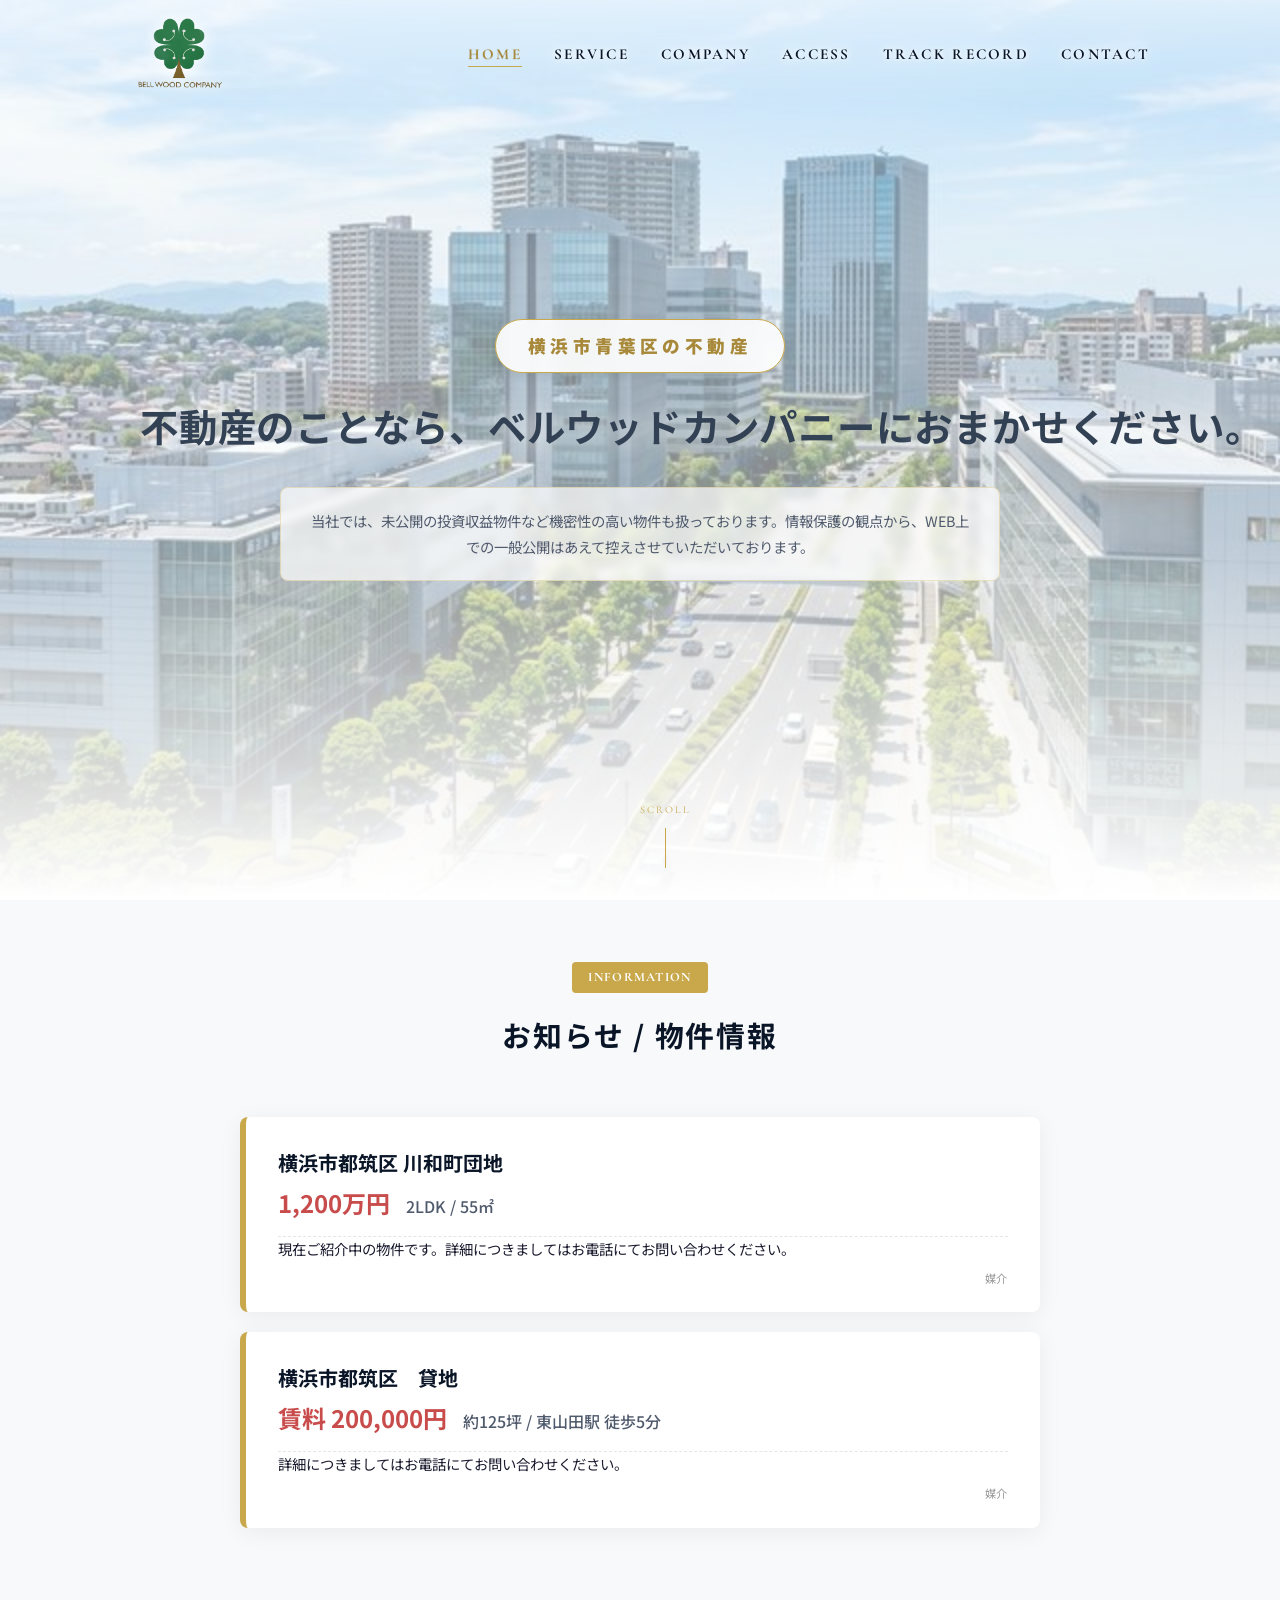
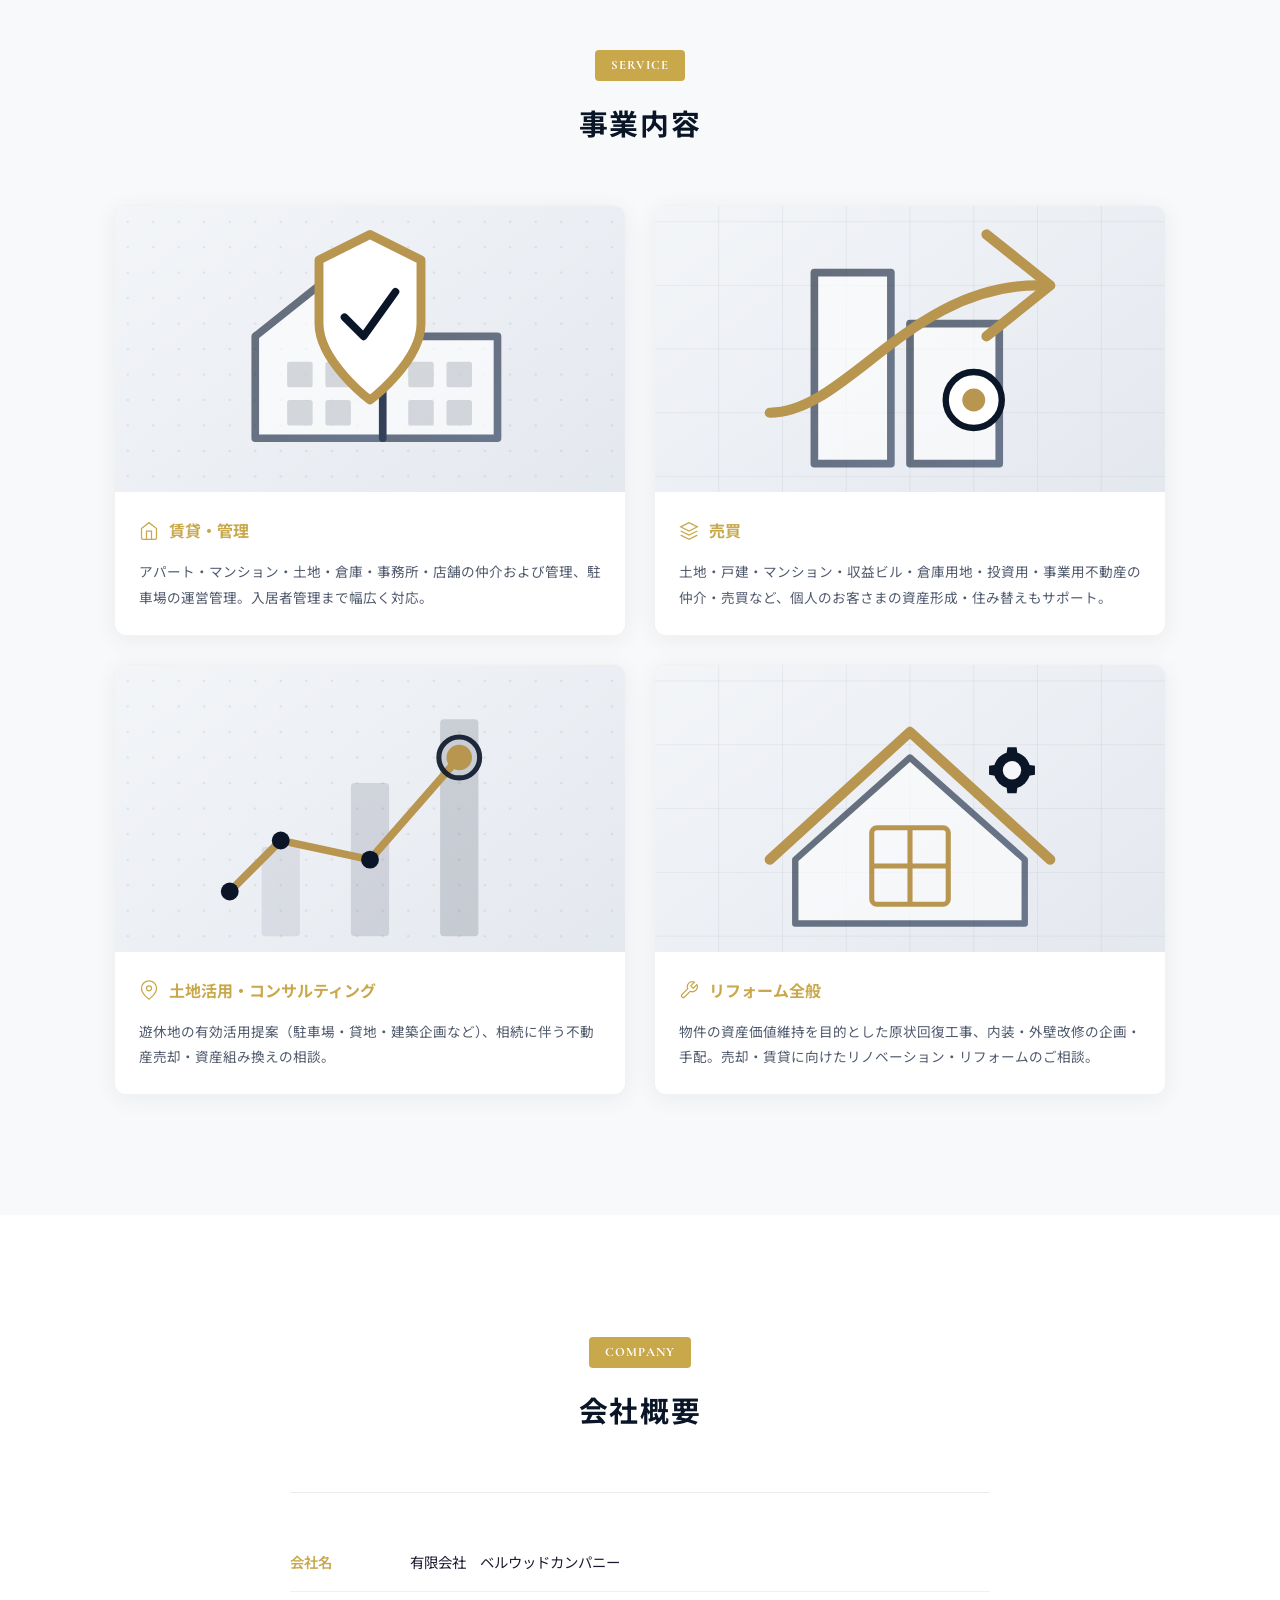
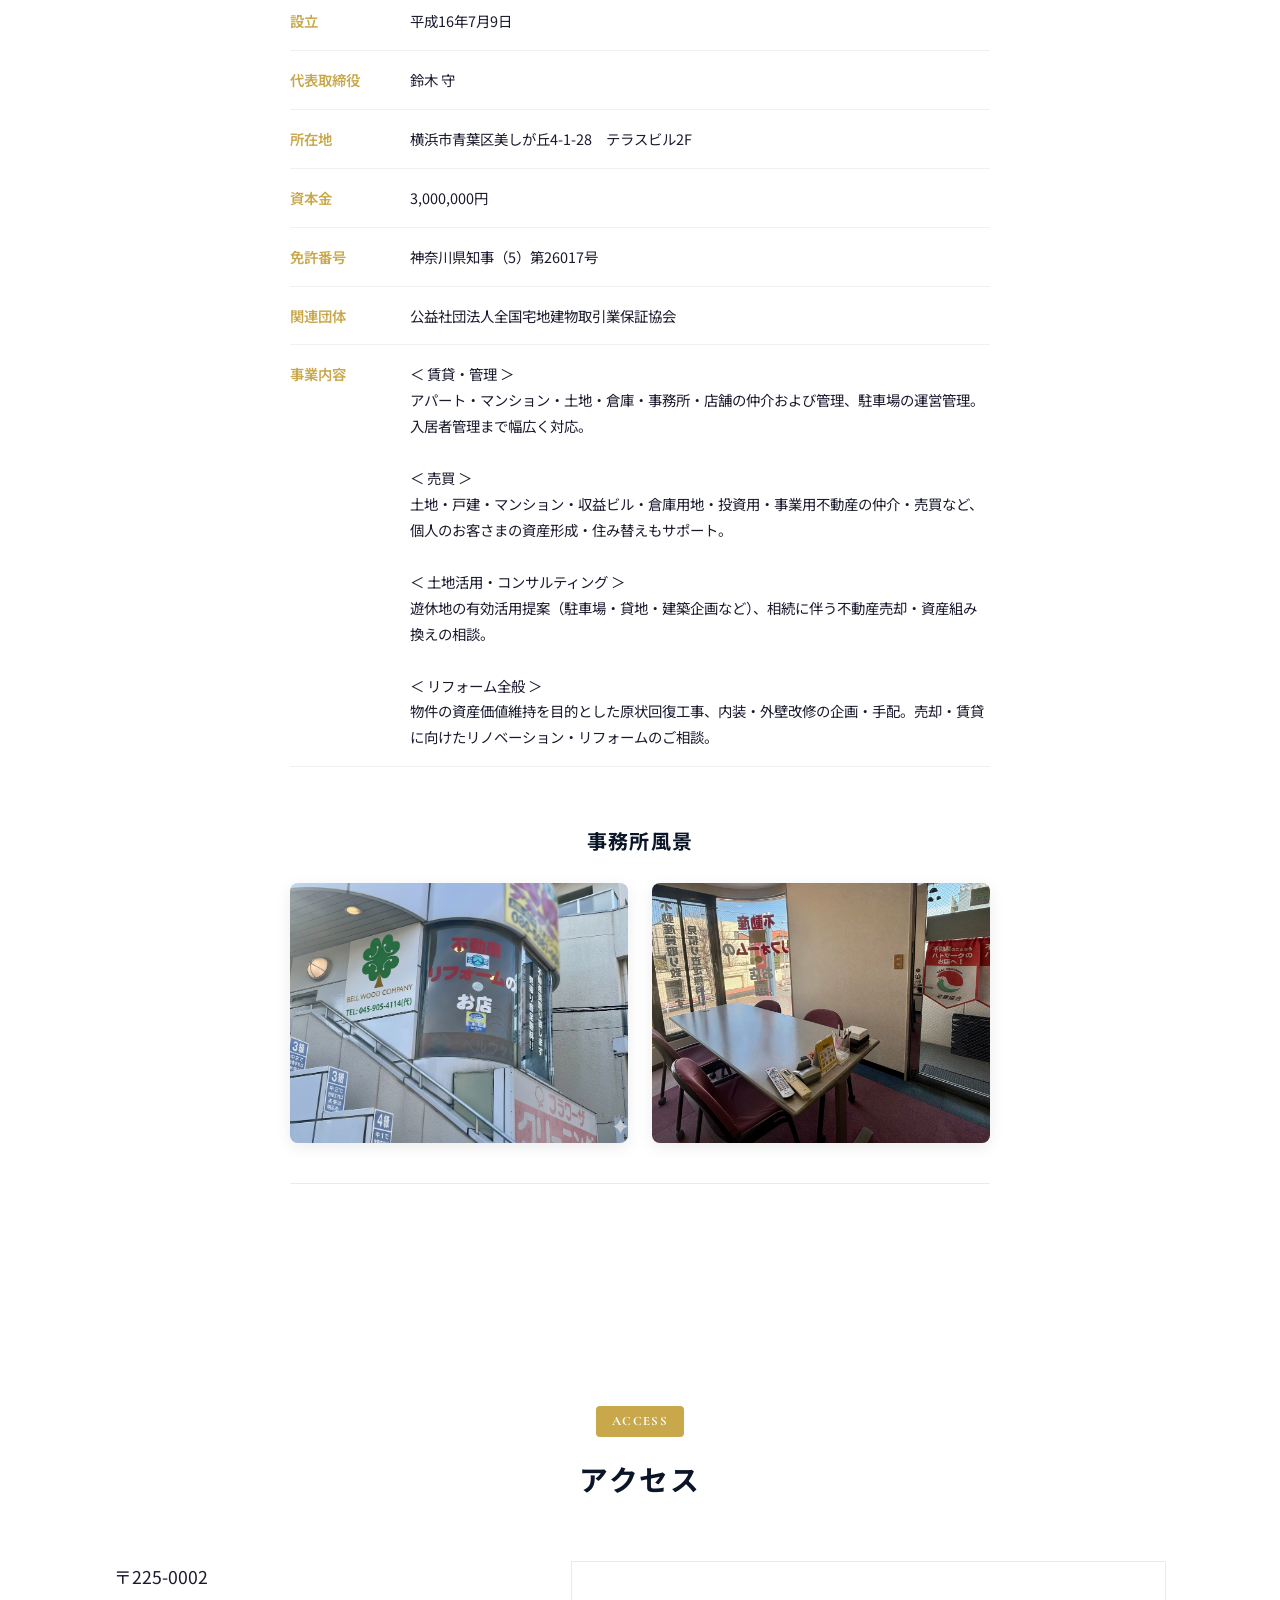
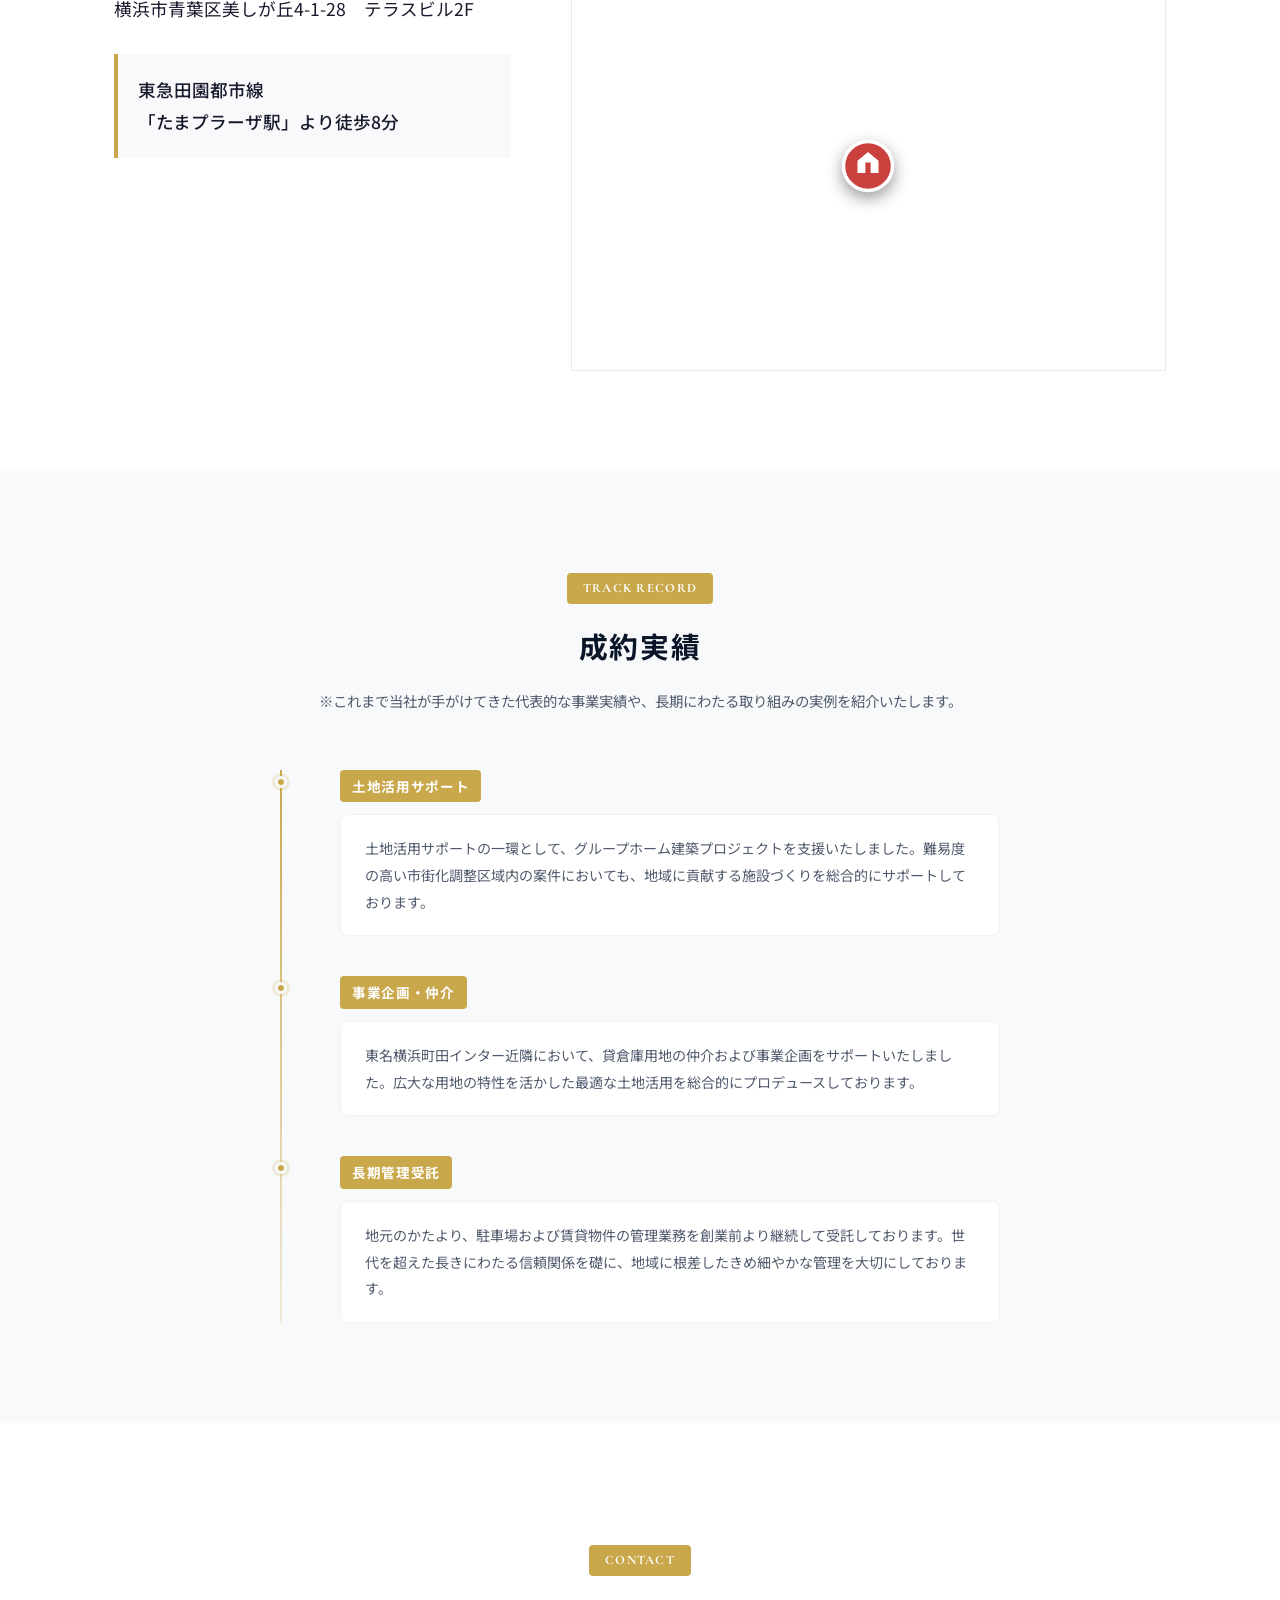
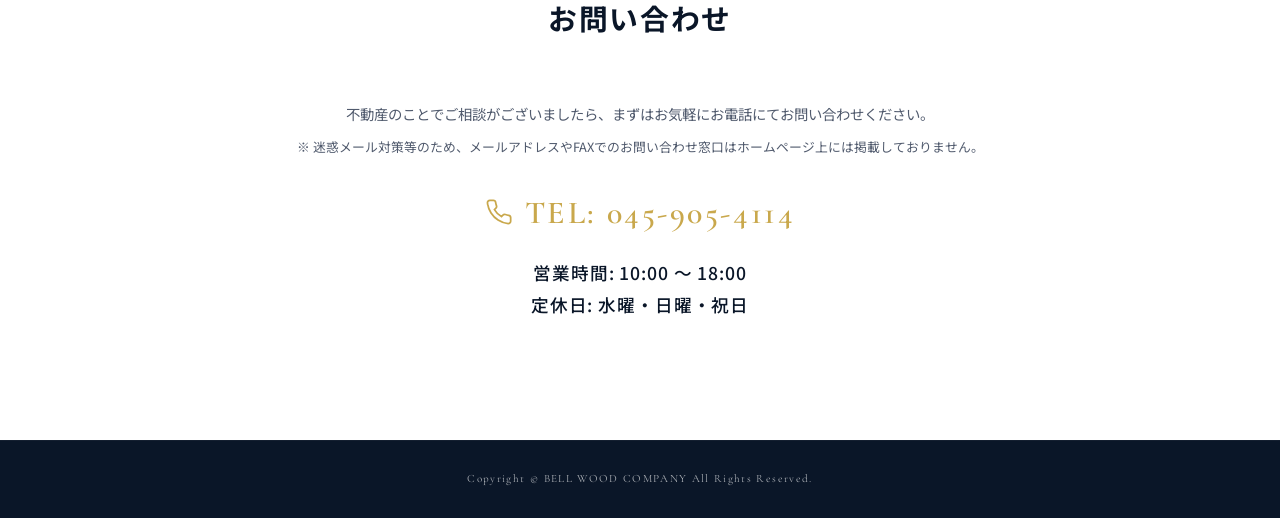
<file: index.html>
<!DOCTYPE html>
<html lang="ja">
<head>
  <meta charset="UTF-8">
  <meta name="viewport" content="width=device-width, initial-scale=1.0">
  <title>有限会社ベルウッドカンパニー ｜ 横浜市青葉区の不動産（投資収益物件・賃貸仲介・管理）</title>
  <meta name="description" content="横浜市青葉区を拠点に、未公開の投資収益物件や賃貸管理、リフォームまで幅広く対応。地域に根ざした信頼の不動産パートナー、ベルウッドカンパニーにお任せください。">
  <meta name="keywords" content="不動産,横浜市青葉区,投資収益物件,賃貸管理,リフォーム,土地活用,たまプラーザ,ベルウッドカンパニー,売買,コンサルティング">
  <link rel="canonical" href="https://b-w-c.jp/">

  <!-- OGP / SNS Settings -->
  <meta property="og:title" content="有限会社ベルウッドカンパニー ｜ 横浜市青葉区の不動産（投資収益物件・賃貸仲介・管理）">
  <meta property="og:description" content="横浜市青葉区を拠点に、未公開の投資収益物件や賃貸管理、リフォームまで幅広く対応。不動産のことならベルウッドカンパニーへ。">
  <meta property="og:type" content="website">
  <meta property="og:url" content="https://b-w-c.jp/">
  <meta property="og:site_name" content="有限会社ベルウッドカンパニー">
  <meta property="og:locale" content="ja_JP">
  <meta property="og:image" content="https://b-w-c.jp/images/logo_small.png">
  <meta property="og:image:width" content="658">
  <meta property="og:image:height" content="480">
  <meta name="twitter:card" content="summary_large_image">
  <meta name="twitter:title" content="有限会社ベルウッドカンパニー ｜ 横浜市青葉区の不動産">
  <meta name="twitter:description" content="横浜市青葉区を拠点に、未公開の投資収益物件や賃貸管理、リフォームまで幅広く対応。">
  <meta name="twitter:image" content="https://b-w-c.jp/images/logo_small.png">

  <!-- Favicon -->
  <link rel="icon" href="images/logo_small.png" type="image/png">
  <link rel="apple-touch-icon" href="images/logo_small.png">

  <meta name="theme-color" content="#0a1628">

  <!-- Google Fonts -->
  <link rel="preconnect" href="https://fonts.googleapis.com">
  <link rel="preconnect" href="https://fonts.gstatic.com" crossorigin>
  <link href="https://fonts.googleapis.com/css2?family=Cormorant+Garamond:wght@400;500;600;700&family=Noto+Sans+JP:wght@300;400;500;700&display=swap" rel="stylesheet">

  <link rel="preload" as="image" href="images/hero_background.png">
  <link rel="stylesheet" href="style.css?v=1.4">

  <!-- 構造化データ（JSON-LD）— 会社情報 -->
  <script type="application/ld+json">
  {
    "@context": "https://schema.org",
    "@type": "RealEstateAgent",
    "name": "有限会社ベルウッドカンパニー",
    "alternateName": "BELL WOOD COMPANY",
    "url": "https://b-w-c.jp/",
    "logo": "https://b-w-c.jp/images/logo_small.png",
    "image": "https://b-w-c.jp/bellwoodgaikan.jpg",
    "description": "横浜市青葉区を拠点に、未公開の投資収益物件や賃貸管理、リフォームまで幅広く対応する不動産会社です。",
    "telephone": "045-905-4114",
    "address": {
      "@type": "PostalAddress",
      "streetAddress": "美しが丘4-1-28 テラスビル2F",
      "addressLocality": "横浜市青葉区",
      "addressRegion": "神奈川県",
      "postalCode": "225-0002",
      "addressCountry": "JP"
    },
    "geo": {
      "@type": "GeoCoordinates",
      "latitude": 35.5753,
      "longitude": 139.5581
    },
    "openingHoursSpecification": [
      {
        "@type": "OpeningHoursSpecification",
        "dayOfWeek": ["Monday", "Tuesday", "Thursday", "Friday", "Saturday"],
        "opens": "10:00",
        "closes": "18:00"
      }
    ],
    "foundingDate": "2004-07-09",
    "founder": {
      "@type": "Person",
      "name": "鈴木 守"
    },
    "areaServed": {
      "@type": "City",
      "name": "横浜市"
    },
    "priceRange": "お問い合わせください",
    "sameAs": []
  }
  </script>

  <!-- 構造化データ（JSON-LD）— ウェブサイト検索 -->
  <script type="application/ld+json">
  {
    "@context": "https://schema.org",
    "@type": "WebSite",
    "name": "有限会社ベルウッドカンパニー",
    "alternateName": "BELL WOOD COMPANY",
    "url": "https://b-w-c.jp/"
  }
  </script>

  <!-- 構造化データ（JSON-LD）— パンくずリスト -->
  <script type="application/ld+json">
  {
    "@context": "https://schema.org",
    "@type": "BreadcrumbList",
    "itemListElement": [
      {
        "@type": "ListItem",
        "position": 1,
        "name": "ホーム",
        "item": "https://b-w-c.jp/"
      }
    ]
  }
  </script>
</head>
<body>

  <!-- ========== ヘッダー ========== -->
  <header class="site-header" id="header">
    <div class="header-inner">
      <a href="#home" class="logo">
        <img src="images/logo_small.png" alt="有限会社ベルウッドカンパニー" class="logo-image" width="658" height="480">
      </a>

      <button class="hamburger" id="hamburger" aria-label="メニュー" aria-expanded="false" aria-controls="mainNav">
        <span></span><span></span><span></span>
      </button>

      <nav class="main-nav" id="mainNav">
        <ul class="nav-list">
          <li><a href="#home">HOME</a></li>
          <li class="nav-item"><a href="#service" class="nav-link">SERVICE</a></li>
          <li class="nav-brand"><a href="#company" class="nav-link">COMPANY</a></li>
          <li class="nav-item"><a href="#access" class="nav-link">ACCESS</a></li>
          <li class="nav-item"><a href="#track-record" class="nav-link">TRACK RECORD</a></li>
          <li class="nav-item"><a href="#contact" class="nav-link">CONTACT</a></li>
        </ul>
      </nav>
    </div>
  </header>
  
  <div class="nav-overlay" id="navOverlay"></div>

  <main>

  <!-- ========== ヒーロー ========== -->
  <section class="hero" id="home">
    <div class="hero-content">
      <p class="hero-sub">横浜市青葉区の不動産</p>
      <h1 class="hero-main">
        不動産のことなら、<br class="sp-only">ベルウッドカンパニーに<br class="sp-only">おまかせください。
      </h1>
      <p class="hero-statement">
        当社では、未公開の投資収益物件など機密性の高い物件も扱っております。情報保護の観点から、WEB上での一般公開はあえて控えさせていただいております。
      </p>
    </div>
    <div class="hero-scroll">
      <span>Scroll</span>
      <div class="hero-scroll-line"></div>
    </div>
  </section>

  <!-- ========== ピックアップ物件 ========== -->
  <section class="pickup" id="pickup">
    <div class="container fade-in">
      <div class="section-header">
        <span class="section-label">Information</span>
        <h2 class="section-title">お知らせ / 物件情報</h2>
      </div>
      <div class="pickup-list">
        <!-- 物件1 -->
        <div class="pickup-banner">
          <div class="pickup-content">
            <h3 class="pickup-title">横浜市都筑区 川和町団地</h3>
            <p class="pickup-detail">
              <span class="pickup-price">1,200万円</span>
              <span class="pickup-info">2LDK / 55㎡</span>
            </p>
            <p class="pickup-desc">
              現在ご紹介中の物件です。詳細につきましてはお電話にてお問い合わせください。
            </p>
            <p class="pickup-badge-bottom">媒介</p>
          </div>
        </div>

        <!-- 物件2 -->
        <div class="pickup-banner">
          <div class="pickup-content">
            <h3 class="pickup-title">横浜市都筑区　貸地</h3>
            <p class="pickup-detail">
              <span class="pickup-price">賃料 200,000円</span>
              <span class="pickup-info">約125坪 / 東山田駅 徒歩5分</span>
            </p>
            <p class="pickup-desc">
              詳細につきましてはお電話にてお問い合わせください。
            </p>
            <p class="pickup-badge-bottom">媒介</p>
          </div>
        </div>
      </div>
    </div>
  </section>

  <!-- ========== サービスセクション ========== -->
  <section class="service" id="service">
    <div class="container">
      <div class="section-header fade-in">
        <span class="section-label">Service</span>
        <h2 class="section-title">事業内容</h2>
      </div>

      <div class="service-grid">
        <!-- カード1: 賃貸・管理 -->
        <div class="service-card fade-in">
          <div class="service-card-image">
            <img src="images/service_rental.svg" alt="賃貸・管理">
          </div>
          <div class="service-card-body">
            <h3 class="service-card-title">
              <svg class="icon" viewBox="0 0 24 24" fill="none" stroke="currentColor" stroke-width="1.5">
                <path d="M3 9l9-7 9 7v11a2 2 0 0 1-2 2H5a2 2 0 0 1-2-2z"/>
                <polyline points="9 22 9 12 15 12 15 22"/>
              </svg>
              賃貸・管理
            </h3>
            <p class="service-card-text">
              アパート・マンション・土地・倉庫・事務所・店舗の仲介および管理、駐車場の運営管理。入居者管理まで幅広く対応。
            </p>
          </div>
        </div>

        <!-- カード2: 売買 -->
        <div class="service-card fade-in">
          <div class="service-card-image">
            <img src="images/service_investment.svg" alt="売買">
          </div>
          <div class="service-card-body">
            <h3 class="service-card-title">
              <svg class="icon" viewBox="0 0 24 24" fill="none" stroke="currentColor" stroke-width="1.5">
                <path d="M12 2L2 7l10 5 10-5-10-5z"/>
                <path d="M2 17l10 5 10-5"/>
                <path d="M2 12l10 5 10-5"/>
              </svg>
              売買
            </h3>
            <p class="service-card-text">
              土地・戸建・マンション・収益ビル・倉庫用地・投資用・事業用不動産の仲介・売買など、個人のお客さまの資産形成・住み替えもサポート。
            </p>
          </div>
        </div>

        <!-- カード3: 土地活用・コンサルティング -->
        <div class="service-card fade-in">
          <div class="service-card-image">
            <img src="images/service_consulting.svg" alt="土地活用・コンサルティング">
          </div>
          <div class="service-card-body">
            <h3 class="service-card-title">
              <svg class="icon" viewBox="0 0 24 24" fill="none" stroke="currentColor" stroke-width="1.5">
                <path d="M21 10c0 7-9 13-9 13s-9-6-9-13a9 9 0 0 1 18 0z"/>
                <circle cx="12" cy="10" r="3"/>
              </svg>
              土地活用・コンサルティング
            </h3>
            <p class="service-card-text">
              遊休地の有効活用提案（駐車場・貸地・建築企画など）、相続に伴う不動産売却・資産組み換えの相談。
            </p>
          </div>
        </div>

        <!-- カード4: リフォーム全般 -->
        <div class="service-card fade-in">
          <div class="service-card-image">
            <img src="images/service_reform.svg" alt="リフォーム全般">
          </div>
          <div class="service-card-body">
            <h3 class="service-card-title">
              <svg class="icon" viewBox="0 0 24 24" fill="none" stroke="currentColor" stroke-width="1.5">
                <path d="M14.7 6.3a1 1 0 0 0 0 1.4l1.6 1.6a1 1 0 0 0 1.4 0l3.77-3.77a6 6 0 0 1-7.94 7.94l-6.91 6.91a2.12 2.12 0 0 1-3-3l6.91-6.91a6 6 0 0 1 7.94-7.94l-3.76 3.76z"></path>
              </svg>
              リフォーム全般
            </h3>
            <p class="service-card-text">
              物件の資産価値維持を目的とした原状回復工事、内装・外壁改修の企画・手配。売却・賃貸に向けたリノベーション・リフォームのご相談。
            </p>
          </div>
        </div>
      </div>
    </div>
  </section>

  <!-- ========== 会社概要セクション ========== -->
  <section class="company" id="company">
    <div class="container">
      <div class="section-header fade-in">
        <span class="section-label">Company</span>
        <h2 class="section-title">会社概要</h2>
      </div>

      <div class="company-layout">
        <!-- 会社情報テーブル -->
        <div class="fade-in">
          <table class="company-info-table">
            <tr>
              <th scope="row">会社名</th>
              <td>有限会社　ベルウッドカンパニー</td>
            </tr>
            <tr>
              <th scope="row">設立</th>
              <td>平成16年7月9日</td>
            </tr>
            <tr>
              <th scope="row">代表取締役</th>
              <td>鈴木 守</td>
            </tr>
            <tr>
              <th scope="row">所在地</th>
              <td>横浜市青葉区美しが丘4-1-28　テラスビル2F</td>
            </tr>
            <tr>
              <th scope="row">資本金</th>
              <td>3,000,000円</td>
            </tr>
            <tr>
              <th scope="row">免許番号</th>
              <td>神奈川県知事（5）第26017号</td>
            </tr>
            <tr>
              <th scope="row">関連団体</th>
              <td>公益社団法人全国宅地建物取引業保証協会</td>
            </tr>
            <tr>
              <th scope="row">事業内容</th>
              <td>
                ＜ 賃貸・管理 ＞<br>
                アパート・マンション・土地・倉庫・事務所・店舗の仲介および管理、駐車場の運営管理。入居者管理まで幅広く対応。<br><br>
                ＜ 売買 ＞<br>
                土地・戸建・マンション・収益ビル・倉庫用地・投資用・事業用不動産の仲介・売買など、個人のお客さまの資産形成・住み替えもサポート。<br><br>
                ＜ 土地活用・コンサルティング ＞<br>
                遊休地の有効活用提案（駐車場・貸地・建築企画など）、相続に伴う不動産売却・資産組み換えの相談。<br><br>
                ＜ リフォーム全般 ＞<br>
                物件の資産価値維持を目的とした原状回復工事、内装・外壁改修の企画・手配。売却・賃貸に向けたリノベーション・リフォームのご相談。
              </td>
            </tr>
          </table>
        </div>

        <!-- 事務所風景ギャラリー -->
        <div class="company-gallery fade-in" style="margin-top: 56px;">
          <h3 class="section-title" style="text-align: center; font-size: 1.25rem; margin-bottom: 24px;">事務所風景</h3>
          <div class="gallery-grid">
            <div class="gallery-item">
              <img src="bellwoodgaikan.jpg" alt="ベルウッドカンパニー 事務所外観" loading="lazy">
            </div>
            <div class="gallery-item">
              <img src="images/office_interior.jpg" alt="ベルウッドカンパニー 応接スペース" loading="lazy">
            </div>
          </div>
        </div>

      </div>
    </div>
  </section>

  <!-- ========== アクセス ========== -->
  <section class="access" id="access">
    <div class="container">
      <div class="section-header fade-in">
        <span class="section-label">Access</span>
        <h2 class="section-title">アクセス</h2>
      </div>
      <div class="access-layout fade-in">
        <div class="access-info">
          <p class="access-address">
            〒225-0002<br>
            横浜市青葉区美しが丘4-1-28<br class="sp-only">　テラスビル2F
          </p>
          <p class="access-train">
            東急田園都市線<br>
            「たまプラーザ駅」より徒歩8分
          </p>
        </div>
        <div class="access-map" style="position: relative;">
          <!-- 独自の赤いお家マーカー（クリックでGoogleマップを開く） -->
          <a href="https://www.google.com/maps/search/?api=1&query=有限会社ベルウッドカンパニー+神奈川県横浜市青葉区美しが丘4-1-28" target="_blank" rel="noopener noreferrer" style="position: absolute; top: 50%; left: 50%; width: 56px; height: 56px; transform: translate(-50%, -50%); z-index: 10; cursor: pointer;" title="Googleマップで開く">
            <svg viewBox="0 0 64 64" width="56" height="56" style="filter: drop-shadow(0px 6px 8px rgba(0,0,0,0.4));">
              <!-- 円形の赤い土台 -->
              <circle cx="32" cy="32" r="28" fill="#E53935" stroke="#ffffff" stroke-width="4" />
              <!-- 家のアイコン -->
              <path d="M 20 40 L 20 26 L 32 16 L 44 26 L 44 40 L 35 40 L 35 28 L 29 28 L 29 40 Z" fill="#ffffff" />
            </svg>
          </a>
          <iframe
            src="https://maps.google.co.jp/maps?q=有限会社ベルウッドカンパニー,神奈川県横浜市青葉区美しが丘4-1-28&output=embed&z=17&hl=ja"
            width="100%" height="400" style="border:0;" allowfullscreen="" loading="lazy" referrerpolicy="no-referrer-when-downgrade" title="ベルウッドカンパニー周辺地図（Googleマップ）">
          </iframe>
        </div>
      </div>
    </div>
  </section>

  <!-- ========== 成約実績・お知らせセクション ========== -->
  <section class="track-record" id="track-record">
    <div class="container">
      <div class="section-header fade-in">
        <span class="section-label">Track Record</span>
        <h2 class="section-title">成約実績</h2>
        <p class="section-desc" style="margin-top: 16px; font-size: 0.9rem; color: var(--text-sub);">
          ※これまで当社が手がけてきた代表的な事業実績や、長期にわたる取り組みの実例を紹介いたします。
        </p>
      </div>

      <div class="timeline fade-in">
        <div class="timeline-item">
          <p class="timeline-category">土地活用サポート</p>
          <div class="timeline-text">
            土地活用サポートの一環として、グループホーム建築プロジェクトを支援いたしました。難易度の高い市街化調整区域内の案件においても、地域に貢献する施設づくりを総合的にサポートしております。
          </div>
        </div>
        <div class="timeline-item">
          <p class="timeline-category">事業企画・仲介</p>
          <div class="timeline-text">
            東名横浜町田インター近隣において、貸倉庫用地の仲介および事業企画をサポートいたしました。広大な用地の特性を活かした最適な土地活用を総合的にプロデュースしております。
          </div>
        </div>
        <div class="timeline-item">
          <p class="timeline-category">長期管理受託</p>
          <div class="timeline-text">
            地元のかたより、駐車場および賃貸物件の管理業務を創業前より継続して受託しております。世代を超えた長きにわたる信頼関係を礎に、地域に根差したきめ細やかな管理を大切にしております。
          </div>
        </div>
      </div>
    </div>
  </section>

  <!-- ========== お問い合わせ ========== -->
  <section class="contact" id="contact">
    <div class="container">
      <div class="section-header fade-in">
        <span class="section-label">Contact</span>
        <h2 class="section-title">お問い合わせ</h2>
      </div>

      <div class="fade-in">
        <p class="contact-notice">
          不動産のことでご相談がございましたら、まずはお気軽にお電話にてお問い合わせください。<br>
          <span style="font-size: 0.8rem; color: var(--text-sub); display: block; margin-top: 8px;">
            ※ 迷惑メール対策等のため、メールアドレスやFAXでのお問い合わせ窓口はホームページ上には掲載しておりません。
          </span>
        </p>
        <a href="tel:045-905-4114" class="contact-tel">
          <svg class="icon" viewBox="0 0 24 24" fill="none" stroke="currentColor" stroke-width="1.5">
            <path d="M22 16.92v3a2 2 0 0 1-2.18 2 19.79 19.79 0 0 1-8.63-3.07 19.5 19.5 0 0 1-6-6 19.79 19.79 0 0 1-3.07-8.67A2 2 0 0 1 4.11 2h3a2 2 0 0 1 2 1.72c.127.96.361 1.903.7 2.81a2 2 0 0 1-.45 2.11L8.09 9.91a16 16 0 0 0 6 6l1.27-1.27a2 2 0 0 1 2.11-.45c.907.339 1.85.573 2.81.7A2 2 0 0 1 22 16.92z"/>
          </svg>
          TEL: 045-905-4114
        </a>
        <p class="contact-hours">営業時間: 10:00 〜 18:00<br>定休日: 水曜・日曜・祝日</p>
      </div>
    </div>
  </section>

  </main>

  <!-- ========== フッター ========== -->
  <footer class="site-footer">
    <div class="container">
      <p class="footer-copy">Copyright &copy; BELL WOOD COMPANY All Rights Reserved.</p>
    </div>
  </footer>

  <script src="script.js?v=5.5"></script>
</body>
</html>
</file>
<file: style.css>
/* ============================================================
   ベルウッドカンパニー コーポレートサイト — style.css
   ============================================================ */

/* --- デザイントークン --- */
:root {
  /* カラーパレット：明るく信頼感のあるトーン */
  --navy:        #0a1628;
  --navy-light:  #1d2d44;
  --white:       #ffffff;
  --off-white:   #f8f9fa;
  --light-gray:  #eef2f6;
  --text-main:   #1a1a2e;
  --text-sub:    #505a6d;
  --gold:        #c9a84c;
  --gold-light:  #dfc06a;
  --gold-dark:   #a8893a;
  --green:       #2d6a4f;
  --green-light: #40916c;
  --border:      rgba(0, 0, 0, 0.08);
  
  /* フォント */
  --font-jp: 'Noto Sans JP', 'Hiragino Kaku Gothic ProN', sans-serif;
  --font-en: 'Cormorant Garamond', 'Times New Roman', serif;

  /* スペーシング */
  --section-pad: clamp(60px, 10vw, 120px);
  --container-max: 1100px;

  /* トランジション */
  --ease: cubic-bezier(0.4, 0, 0.2, 1);
}

/* --- リセット & ベース --- */
*, *::before, *::after {
  margin: 0;
  padding: 0;
  box-sizing: border-box;
}

html {
  scroll-behavior: smooth;
  scroll-padding-top: 80px;
  font-size: 16px;
}

body {
  font-family: var(--font-jp);
  background: var(--white);
  color: var(--text-main);
  line-height: 1.8;
  overflow-x: hidden;
  -webkit-font-smoothing: antialiased;
}

a {
  color: inherit;
  text-decoration: none;
}

img {
  max-width: 100%;
  height: auto;
  display: block;
}

ul { list-style: none; }

.container {
  max-width: var(--container-max);
  margin: 0 auto;
  padding: 0 24px;
}

/* --- セクション共通 --- */
.sec.text-center {
  text-align: center;
}

/* 改行位置と表示の調整用ユーティリティ */
.keep-together { display: inline; }
.sp-only { display: none !important; }
.pc-only { display: block !important; }

@media (max-width: 768px) {
  .sp-only { display: block !important; }
  .pc-only { display: none !important; }
  .text-left-sp { text-align: left !important; display: inline-block; }
}

.section-header {
  text-align: center;
  margin-bottom: 56px;
}

.section-label {
  display: inline-block;
  background: var(--gold);
  color: var(--white);
  font-family: var(--font-en);
  font-size: 0.8rem;
  font-weight: 700;
  padding: 4px 16px;
  border-radius: 4px;
  letter-spacing: 0.1em;
  text-transform: uppercase;
  margin-bottom: 12px;
}

.section-title {
  font-family: var(--font-jp);
  font-size: clamp(1.4rem, 3vw, 1.8rem);
  font-weight: 700;
  letter-spacing: 0.06em;
  color: var(--navy);
  margin-top: 4px;
}

/* フェードインアニメーション */
.fade-in {
  opacity: 0;
  transform: translateY(28px);
  transition: opacity 0.7s var(--ease), transform 0.7s var(--ease);
}

.fade-in.is-visible {
  opacity: 1;
  transform: translateY(0);
}

/* ============================================================
   ヘッダー
   ============================================================ */
.site-header {
  position: fixed;
  top: 0;
  left: 0;
  width: 100%;
  z-index: 1100;
  padding: 16px 0;
  transition: all 0.4s var(--ease);
  /* ロゴや紺色の文字が綺麗に浮かび上がるよう、白のグラデーションをうっすら敷く */
  background: linear-gradient(to bottom, rgba(255, 255, 255, 0.6) 0%, rgba(255, 255, 255, 0) 100%);
}

.site-header.scrolled {
  background: rgba(255, 255, 255, 0.98);
  backdrop-filter: blur(16px);
  -webkit-backdrop-filter: blur(16px);
  box-shadow: 0 4px 20px rgba(0, 0, 0, 0.1);
  padding: 8px 0;
  border-bottom: 1px solid rgba(0, 0, 0, 0.05);
}

.header-inner {
  display: flex;
  align-items: center;
  justify-content: space-between;
  max-width: var(--container-max);
  margin: 0 auto;
  padding: 0 40px;
}

/* ロゴ */
.logo {
  display: flex;
  align-items: center;
  gap: 12px;
}

.logo-image {
  height: 75px;
  width: auto;
  flex-shrink: 0;
  /* 背景の空に溶け込まないよう、ロゴ周囲に柔らかい白い光芒を付けて視認性を強化 */
  filter: drop-shadow(0 0 6px rgba(255, 255, 255, 0.9)) 
          drop-shadow(0 2px 10px rgba(255, 255, 255, 0.5));
  transition: all 0.3s var(--ease);
}

.logo-text {
  font-family: var(--font-en);
  font-size: 1.15rem;
  font-weight: 600;
  letter-spacing: 0.12em;
  color: var(--navy);
  line-height: 1.2;
}

/* ナビゲーション */
.nav-list {
  display: flex;
  gap: 32px;
}

.nav-list a {
  font-family: var(--font-en);
  font-size: 0.95rem; /* 少し大きく */
  font-weight: 700; /* 太くして視認性を高める */
  letter-spacing: 0.15em;
  text-transform: uppercase;
  color: var(--navy);
  position: relative;
  padding-bottom: 4px;
  transition: all 0.3s var(--ease);
  /* 強力な白の光彩（後光）で背景の空から文字を切り離す */
  text-shadow: 0 0 10px rgba(255, 255, 255, 0.9), 0 0 20px rgba(255, 255, 255, 0.8), 0 0 4px #ffffff;
}

.nav-list a::after {
  content: '';
  position: absolute;
  bottom: 0;
  left: 0;
  width: 0;
  height: 1px;
  background: var(--gold);
  transition: width 0.3s var(--ease);
}

.nav-list a:hover,
.nav-list a.active {
  color: var(--gold-dark);
  text-shadow: 0 0 8px rgba(255, 255, 255, 0.4), 0 1px 1px rgba(0, 0, 0, 0.1);
}

.nav-list a:hover::after,
.nav-list a.active::after {
  width: 100%;
  background: var(--gold);
}

/* ハンバーガー */
.hamburger {
  display: none;
  flex-direction: column;
  gap: 5px;
  background: none;
  border: none;
  cursor: pointer;
  padding: 4px;
  z-index: 1100;
}

.hamburger span {
  display: block;
  width: 24px;
  height: 2px;
  background: var(--gold);
  transition: transform 0.3s var(--ease), opacity 0.3s var(--ease);
}

.hamburger.active span:nth-child(1) {
  transform: translateY(7px) rotate(45deg);
}

.hamburger.active span:nth-child(2) {
  opacity: 0;
}

.hamburger.active span:nth-child(3) {
  transform: translateY(-7px) rotate(-45deg);
}

/* ============================================================
   ヒーローセクション
   ============================================================ */
.hero {
  position: relative;
  min-height: 100vh;
  display: flex;
  align-items: center;
  justify-content: center;
  background: url('images/hero_background.png') center center / cover no-repeat;
  overflow: hidden;
}

.hero::before {
  content: '';
  position: absolute;
  inset: 0;
  background: linear-gradient(
    180deg,
    rgba(255, 255, 255, 0.45) 0%,
    rgba(255, 255, 255, 0.55) 60%,
    var(--white) 100%
  );
  z-index: 1;
}

.hero-content {
  position: relative;
  z-index: 2;
  text-align: center;
  max-width: 1000px;
  width: 100%;
  margin: 0 auto;
}

.hero-sub {
  display: inline-block;
  font-family: var(--font-jp);
  font-size: 1.1rem;
  font-weight: 900;
  letter-spacing: 0.25em;
  text-transform: uppercase;
  color: var(--gold-dark);
  margin-bottom: 24px;
  padding: 10px 32px;
  background: rgba(255, 255, 255, 0.9);
  backdrop-filter: blur(8px);
  border-radius: 100px;
  border: 1px solid var(--gold);
  box-shadow: 0 4px 12px rgba(0, 0, 0, 0.08);
  opacity: 0;
  animation: heroFadeUp 0.8s var(--ease) 0.3s forwards;
}

.hero-main {
  font-size: clamp(1.4rem, 4.2vw, 2.4rem);
  font-weight: 700;
  letter-spacing: 0.02em;
  line-height: 1.5;
  color: #334155; /* マイルドなスレートグレー */
  margin-bottom: 32px;
  opacity: 0;
  text-shadow: 0 0 20px rgba(255, 255, 255, 0.8);
  animation: heroFadeUp 0.8s var(--ease) 0.6s forwards;
  white-space: nowrap;
  width: 100%;
  max-width: 1000px;
}

@media (max-width: 767px) {
  .hero-main {
    white-space: normal;
    overflow-wrap: break-word;
  }
  .hero-statement {
    max-width: 310px;
    text-align: left;
    padding: 16px 20px;
  }
}

.hero-statement {
  font-size: clamp(0.8rem, 2vw, 0.9rem);
  line-height: 1.8;
  color: var(--text-sub);
  max-width: 720px;
  margin: 0 auto;
  opacity: 0;
  animation: heroFadeUp 0.8s var(--ease) 0.9s forwards;
  background: rgba(255, 255, 255, 0.7);
  backdrop-filter: blur(4px);
  border: 1px solid rgba(201, 168, 76, 0.3);
  border-radius: 8px;
  padding: 20px 24px;
}

.hero-scroll {
  position: absolute;
  bottom: 32px;
  left: 50%;
  transform: translateX(-50%);
  z-index: 2;
  display: flex;
  flex-direction: column;
  align-items: center;
  gap: 8px;
  opacity: 0;
  animation: heroFadeUp 0.8s var(--ease) 1.2s forwards;
}

.hero-scroll span {
  font-family: var(--font-en);
  font-size: 0.65rem;
  letter-spacing: 0.2em;
  text-transform: uppercase;
  color: var(--gold);
}

.hero-scroll-line {
  width: 1px;
  height: 40px;
  background: var(--gold);
  animation: scrollPulse 2s ease-in-out infinite;
}

@keyframes heroFadeUp {
  from { opacity: 0; transform: translateY(24px); }
  to   { opacity: 1; transform: translateY(0); }
}

@keyframes scrollPulse {
  0%, 100% { opacity: 0.3; transform: scaleY(0.6); }
  50%      { opacity: 1;   transform: scaleY(1); }
}

/* ============================================================
   ピックアップ物件セクション
   ============================================================ */
.pickup {
  padding: 60px 0 0 0;
  background: var(--off-white);
}


.pickup-list {
  display: flex;
  flex-direction: column;
  gap: 20px;
  max-width: 800px;
  margin: 0 auto;
}

.pickup-banner {
  background: var(--white);
  border-left: 6px solid var(--gold);
  border-radius: 8px;
  box-shadow: 0 4px 24px rgba(0, 0, 0, 0.06);
  padding: 24px 32px;
  display: flex;
  flex-direction: column;
  gap: 12px;
}

.pickup-title {
  font-size: 1.25rem;
  font-weight: 700;
  color: var(--navy);
  margin-top: 4px;
  display: flex;
  align-items: center;
  gap: 12px;
  flex-wrap: wrap;
}

.pickup-badge {
  font-size: 0.75rem;
  font-weight: 600;
  color: var(--gold-dark);
  border: 1px solid var(--gold);
  padding: 2px 8px;
  border-radius: 4px;
  letter-spacing: 0.05em;
  background-color: var(--white);
}

.pickup-detail {
  display: flex;
  align-items: baseline;
  gap: 16px;
  border-bottom: 1px dashed rgba(0,0,0,0.1);
  padding-bottom: 12px;
}

.pickup-price {
  font-size: 1.5rem;
  font-weight: 700;
  color: #c94c4c; /* アクセントカラーとして少し目立つ赤み（金系に調和） */
}

.pickup-info {
  font-size: 1rem;
  color: var(--text-sub);
  font-weight: 500;
}

.pickup-desc {
  font-size: 0.9rem;
  color: var(--text-main);
  line-height: 1.6;
}

.pickup-badge-bottom {
  font-size: 0.7rem;
  color: #999;
  text-align: right;
  margin-top: 8px;
  letter-spacing: 0.05em;
}

@media (max-width: 767px) {
  .pickup-banner {
    padding: 20px;
  }
  .pickup-title {
    font-size: 1.15rem;
  }
  .pickup-price {
    font-size: 1.35rem;
  }
}

/* ============================================================
   サービスセクション
   ============================================================ */
.service {
  padding: var(--section-pad) 0;
  background: var(--off-white);
}

.service-grid {
  display: grid;
  grid-template-columns: repeat(2, 1fr);
  gap: 28px;
}

.service-card {
  background: var(--white);
  border: 1px solid rgba(0, 0, 0, 0.05);
  box-shadow: 0 4px 24px rgba(0, 0, 0, 0.06);
  border-radius: 12px;
  overflow: hidden;
  transition: transform 0.4s var(--ease), box-shadow 0.4s var(--ease);
  display: flex;
  flex-direction: column;
  height: 100%;
}

.service-card:hover {
  transform: translateY(-6px);
  box-shadow: 0 16px 48px rgba(0, 0, 0, 0.12);
}

.service-card-image {
  width: 100%;
  aspect-ratio: 16 / 9;
  overflow: hidden;
}

.service-card-image img {
  width: 100%;
  height: 100%;
  object-fit: cover;
  transition: transform 0.6s var(--ease);
}

.service-card:hover .service-card-image img {
  transform: scale(1.05);
}

.service-card-body {
  padding: 24px;
  flex-grow: 1;
  display: flex;
  flex-direction: column;
}

.service-card-title {
  font-size: 1rem;
  font-weight: 700;
  color: var(--gold);
  margin-bottom: 14px;
  display: flex;
  align-items: center;
  gap: 10px;
}

.service-card-title .icon {
  width: 20px;
  height: 20px;
  flex-shrink: 0;
}

.service-card-text {
  font-size: 0.85rem;
  line-height: 1.9;
  color: var(--text-sub);
}

/* ============================================================
   会社概要セクション
   ============================================================ */
.company {
  padding: var(--section-pad) 0;
  background: var(--white);
}

.company-layout {
  max-width: 700px;
  margin: 0 auto;
  border-top: 1px solid var(--border);
  border-bottom: 1px solid var(--border);
  padding: 40px 0;
}

.company-info-table {
  width: 100%;
  border-collapse: collapse;
}

.company-info-table th,
.company-info-table td {
  text-align: left;
  padding: 16px 0;
  font-size: 0.9rem;
  border-bottom: 1px solid rgba(0, 0, 0, 0.06);
  vertical-align: top;
}

/* 所在地を1行におさめるための調整 */
.company-info-table tr:nth-child(4) td {
  white-space: nowrap;
}

.company-info-table th {
  width: 120px;
  color: var(--gold);
  font-weight: 600;
  white-space: nowrap;
  padding-right: 24px;
}

.company-info-table td {
  color: var(--text-main);
}

@media (max-width: 767px) {
  .company-info-table, 
  .company-info-table tbody, 
  .company-info-table tr, 
  .company-info-table th, 
  .company-info-table td {
    display: block;
    width: 100%;
  }

  .company-info-table tr {
    padding: 16px 0;
    border-bottom: 1px solid rgba(0, 0, 0, 0.06);
  }

  .company-info-table th, 
  .company-info-table td {
    padding: 0;
    border-bottom: none;
  }

  .company-info-table th {
    margin-bottom: 8px;
  }

  /* 所在地が折り返されずにはみ出す問題の修正 */
  .company-info-table tr:nth-child(4) td {
    white-space: normal;
  }
}

.company-gallery {
  width: 100%;
}

.gallery-grid {
  display: grid;
  grid-template-columns: repeat(2, 1fr);
  gap: 24px;
}

.gallery-item {
  border-radius: 8px;
  overflow: hidden;
  box-shadow: 0 4px 16px rgba(0, 0, 0, 0.08);
  background: var(--light-gray); /* 読み込み前のプレースホルダー */
}

.gallery-item img {
  width: 100%;
  height: 260px;
  object-fit: cover;
  transition: transform 0.4s var(--ease);
}

.gallery-item:hover img {
  transform: scale(1.05);
}

@media (max-width: 767px) {
  .gallery-grid {
    grid-template-columns: 1fr;
    gap: 16px;
  }
  .gallery-item img {
    height: 200px;
  }
}



/* ========== Access Section ========== */
.access {
  padding: 100px 0;
  background-color: var(--white);
}

.access-layout {
  display: grid;
  grid-template-columns: 1fr 1.5fr;
  gap: 60px;
  align-items: start;
}

.access-info {
  font-size: 1.1rem;
  line-height: 1.8;
  color: var(--text-main);
}

.access-address {
  margin-bottom: 30px;
}

.access-train {
  background-color: var(--off-white);
  padding: 20px;
  border-left: 4px solid var(--gold);
  font-weight: 500;
}

.access-map {
  border: 1px solid var(--border);
  filter: grayscale(20%);
  transition: filter 0.3s ease;
}

.access-map:hover {
  filter: grayscale(0%);
}

@media (max-width: 767px) {
  .access-layout {
    grid-template-columns: 1fr;
    gap: 40px;
  }
}

/* ========== Track Record Section ========== */
.track-record {
  padding: 100px 0;
  background-color: var(--off-white);
}

.timeline {
  max-width: 720px;
  margin: 0 auto;
  position: relative;
  padding-left: 32px;
}

.timeline::before {
  content: '';
  position: absolute;
  left: 0;
  top: 0;
  bottom: 0;
  width: 2px;
  background: linear-gradient(180deg, var(--gold), rgba(201, 168, 76, 0.2));
}

.timeline-item {
  position: relative;
  padding: 0 0 40px 28px;
}

.timeline-item:last-child {
  padding-bottom: 0;
}

.timeline-item::before {
  content: '';
  position: absolute;
  left: -37px;
  top: 6px;
  width: 12px;
  height: 12px;
  border-radius: 50%;
  background: var(--gold);
  border: 3px solid var(--off-white);
  box-shadow: 0 0 0 3px rgba(201, 168, 76, 0.2);
}

.timeline-category {
  display: inline-block;
  font-weight: 700;
  font-size: 0.85rem;
  letter-spacing: 0.05em;
  color: var(--white);
  background-color: var(--gold);
  padding: 4px 12px;
  border-radius: 4px;
  margin-bottom: 12px;
}

.timeline-text {
  font-size: 0.88rem;
  line-height: 1.9;
  color: var(--text-sub);
  background: var(--white);
  border: 1px solid rgba(0, 0, 0, 0.05);
  border-radius: 8px;
  padding: 20px 24px;
  transition: border-color 0.3s var(--ease);
}

.timeline-item:hover .timeline-text {
  border-color: rgba(201, 168, 76, 0.15);
}

/* ============================================================
   お問い合わせ / フッター
   ============================================================ */
.contact {
  padding: var(--section-pad) 0;
  background: var(--white);
  text-align: center;
}

.contact-notice {
  font-size: 0.9rem;
  line-height: 1.9;
  color: var(--text-sub);
  margin-bottom: 24px;
  max-width: 800px;
  margin-left: auto;
  margin-right: auto;
}

.contact-tel {
  font-family: var(--font-en);
  font-size: clamp(1.4rem, 3vw, 2rem);
  font-weight: 600;
  color: var(--gold);
  letter-spacing: 0.08em;
  display: inline-flex;
  align-items: center;
  gap: 12px;
}

.contact-tel .icon {
  width: 28px;
  height: 28px;
}

.contact-hours {
  margin-top: 16px;
  font-weight: 500;
  font-size: 1.1rem;
  color: var(--navy);
  letter-spacing: 0.05em;
}

.site-footer {
  background: var(--navy);
  border-top: 1px solid rgba(255, 255, 255, 0.04);
  padding: 28px 0;
  text-align: center;
}

.footer-copy {
  font-family: var(--font-en);
  font-size: 0.7rem;
  letter-spacing: 0.12em;
  color: rgba(255, 255, 255, 0.65);
}

/* ============================================================
   レスポンシブ (標準ブレイクポイント設定)
   ============================================================ */

/* タブレット (幅 1023px 以下) */
@media (max-width: 1023px) {
  .header-inner {
    padding: 0 24px;
  }
  .nav-list {
    gap: 16px;
  }
  .nav-list a {
    font-size: 0.85rem;
    letter-spacing: 0.1em;
  }
  .service-grid {
    grid-template-columns: repeat(2, 1fr);
    gap: 24px;
  }
  .company-layout {
    grid-template-columns: 1fr;
    gap: 36px;
  }
}

/* モバイル (幅 767px 以下) */
@media (max-width: 767px) {
  .logo-image {
    height: 60px; /* モバイル時は少し大きさを抑える */
  }

  .hamburger {
    display: flex;
  }

  .main-nav {
    position: fixed;
    top: 0;
    right: -100%;
    width: 280px;
    height: 100vh;
    background: rgba(255, 255, 255, 0.98);
    backdrop-filter: blur(20px);
    -webkit-backdrop-filter: blur(20px);
    padding: 100px 40px 40px;
    transition: right 0.4s var(--ease);
    z-index: 1050;
  }

  .main-nav.open {
    right: 0;
  }

  .nav-list {
    flex-direction: column;
    gap: 24px;
  }

  .nav-list a {
    font-size: 1rem;
    letter-spacing: 0.18em;
  }

  .hero-main {
    font-size: clamp(1.2rem, 5vw, 1.8rem);
  }

  .service-grid {
    grid-template-columns: 1fr;
    gap: 20px;
  }

  .service-card-image {
    height: 160px;
  }

  .timeline {
    padding-left: 24px;
  }

  .timeline-item {
    padding-left: 20px;
  }

  .timeline-item::before {
    left: -29px;
  }
}

/* モバイルメニュー背景オーバーレイ */
.nav-overlay {
  display: none;
  position: fixed;
  inset: 0;
  background: rgba(0, 0, 0, 0.5);
  z-index: 1040;
}

.nav-overlay.active {
  display: block;
}
</file>
